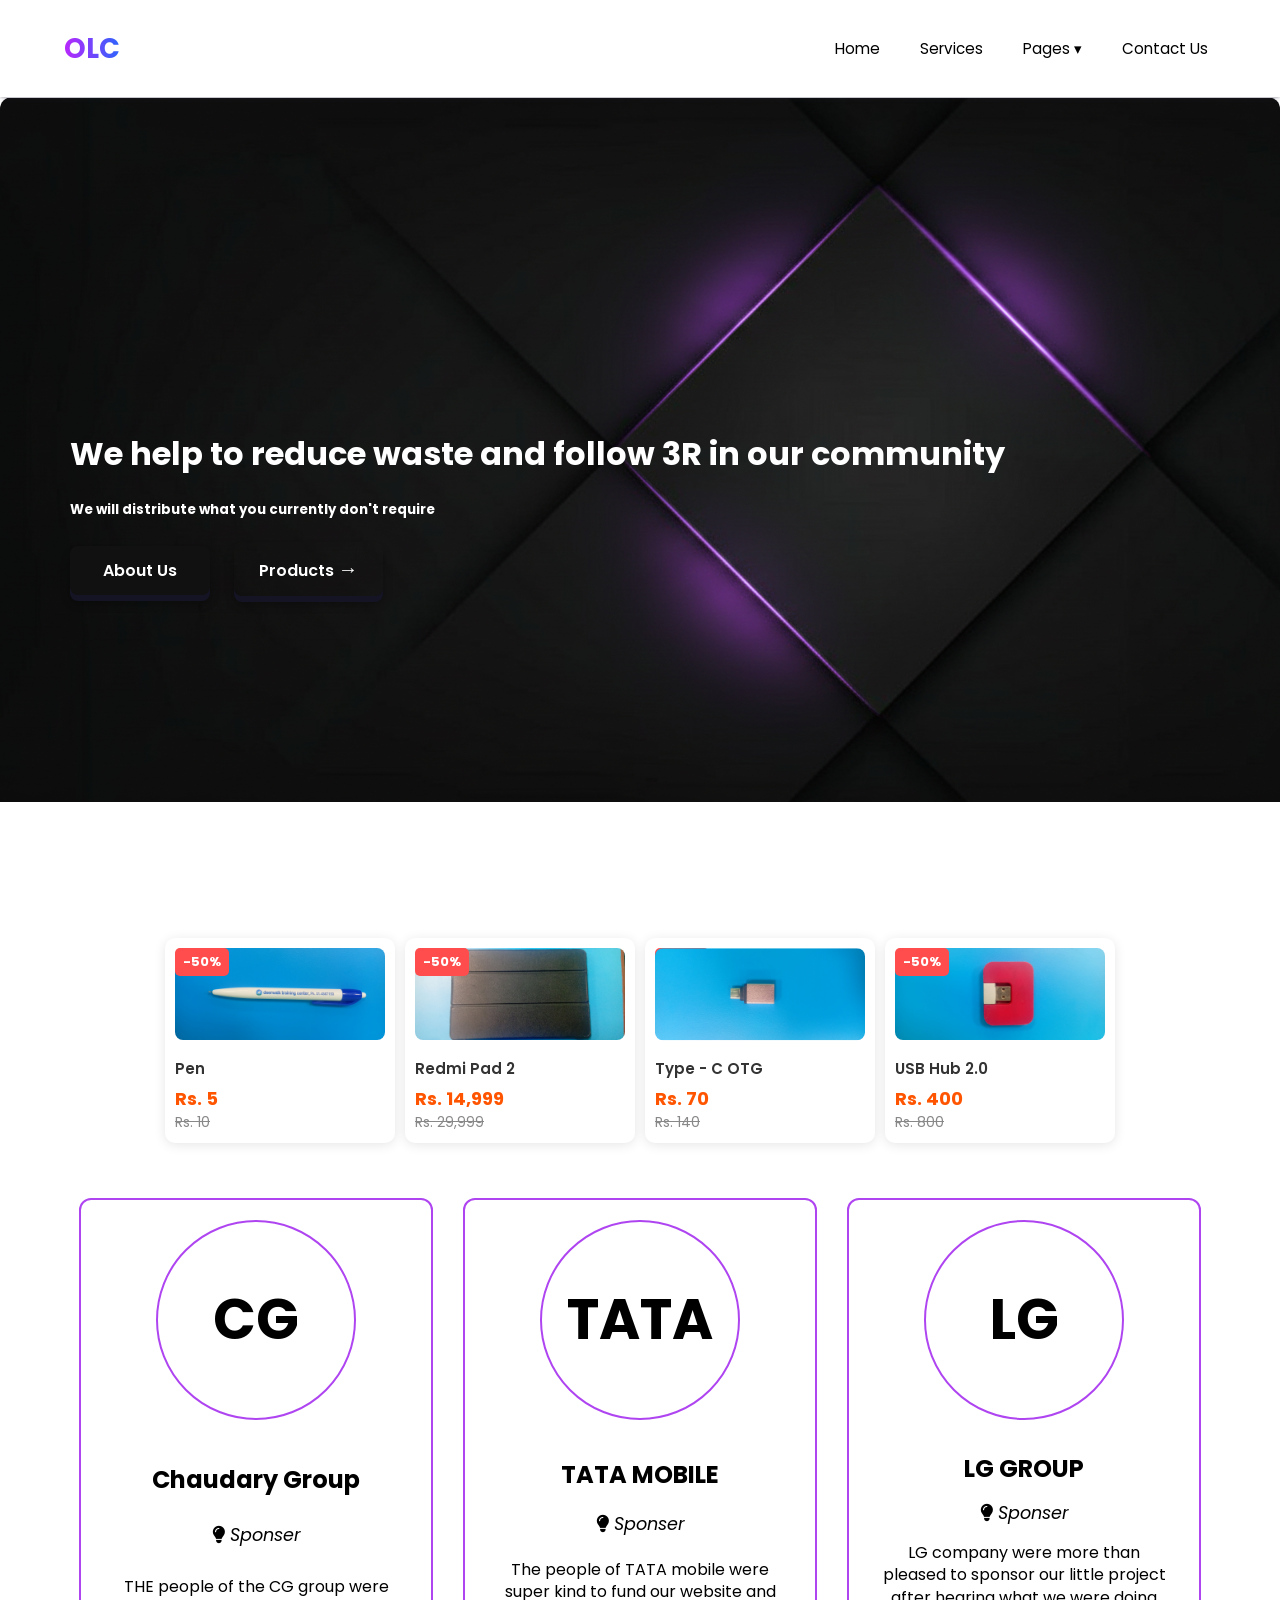
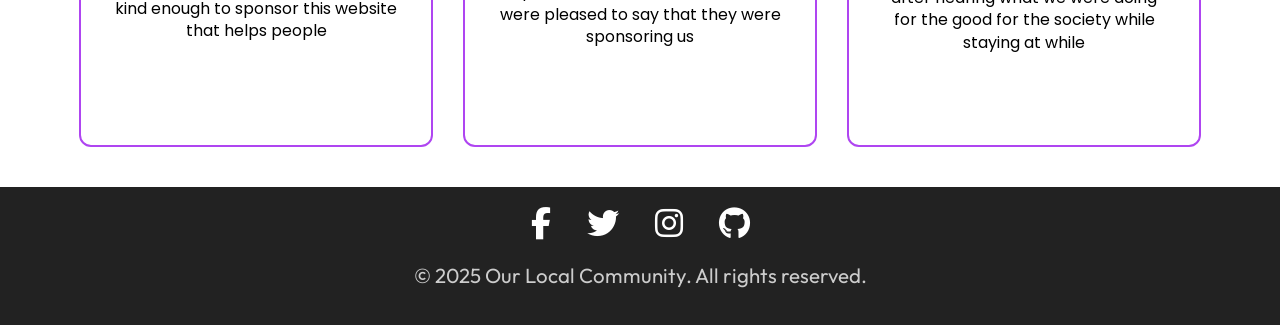
<file: index.html>
<!DOCTYPE html>
<html lang="en">
  <head>
    <meta charset="UTF-8">
    <meta name="viewport" content="width=device-width, initial-scale=1.0">
    <meta http-equiv="X-UA-Compatible" content="ie=edge">
    <link rel="shortcut icon" href="./images/download.png">
    <link rel="stylesheet" target="_blank" href="./style.css">
     <link rel="preconnect" href="https://fonts.googleapis.com">
    <link rel="preconnect" href="https://fonts.gstatic.com" crossorigin>
    <link href="https://fonts.googleapis.com/css2?family=Outfit:wght@100..900&display=swap" rel="stylesheet">
  <link rel="stylesheet" href="https://cdnjs.cloudflare.com/ajax/libs/font-awesome/6.4.0/css/all.min.css" />
  <link rel="stylesheet" href="style.css" />
  <link rel="icon" href="./images/download.png">
  </head>
  <body>
      <nav>
      <div class="logo">
        <h1>OLC</h1>
      </div>

      <ul class="desktop-menu">
        <li><a href="#home">Home</a></li>
        <li><a href="./services/services.html">Services</a></li>

        <li class="dropdown">
          <a href="#" class="dropdown-btn">Pages ▾</a>

          <ul class="dropdown-menu">
            <li><a href="./pages/FAQ/faq.html">FAQs</a></li>
            <li><a href="./pages/Sell/index.html">Sell Items</a></li>
          </ul>
        </li>

        <li><a href="./contact/contact.html">Contact Us</a></li>
      </ul>

      <div class="hamburger">
        <span class="line"></span>
        <span class="line"></span>
        <span class="line"></span>
      </div>
    </nav>

    <div class="menubar">
      <ul>
        <li><a href="#home">Home</a></li>
        <li><a href="./services/services.html">Services</a></li>
            <li><a href="./pages/FAQ/faq.html">FAQs</a></li>
            <li><a href="./pages/Sell/index.html">Sell Items</a>
        </li>

        <li><a href="./contact/contact.html">Contact Us</a></li>
      </ul>
    </div>

    <div class="home">
        <div id="home">
        <h1>We help to reduce waste and follow 3R in our community </h1>
        <h5>We will distribute what you currently don't require</h5>
        <a href="./about/index.html"><button type="button" class="btn border-anim">About Us <span></span></button></a>
        <a href="#products"><button type="button" class="btn border-anim" id="services-btn">Products <span style='font-size:20px;'>&#8594;</span> </button></a>
    </div>
    </div>
    
    <div class="products" id="products">
            <div class="sale-card">
            <div class="badge">-50%</div>

            <img src="./images/p1.jpg" alt="Product">

            <div class="info">
            <h3>Pen</h3>
            <p class="price">Rs. 5</p>
            <p class="old-price">Rs. 10</p>
            </div>
            </div>
        

            <div class="sale-card">
            <div class="badge">-50%</div>

            <img src="./images/p2.jpg" alt="Product">

            <div class="info">
            <h3>Redmi Pad 2</h3>
            <p class="price">Rs. 14,999</p>
            <p class="old-price">Rs. 29,999</p>
            </div>
            </div>

            <div class="sale-card">
            <div class="badge">-50%</div>

            <img src="./images/p3.jpg" alt="Product" id="product-3">

            <div class="info">
            <h3>Type - C OTG</h3>
            <p class="price">Rs. 70</p>
            <p class="old-price">Rs. 140</p>
            </div>
            </div>

            <div class="sale-card">
            <div class="badge">-50%</div>

            <img src="./images/p4.jpg" alt="Product">

            <div class="info">
            <h3>USB Hub 2.0</h3>
            <p class="price">Rs. 400</p>
            <p class="old-price">Rs. 800</p>
            </div>
            </div>
    </div>
    
    <div class="grid-container">
    <div class="card">
      <div class="avatar">CG</div>
      <h1>Chaudary Group</h1>
      <p class="title"><i class="fas fa-lightbulb"></i> Sponser</p>
      
      <p class="description">THE people of the CG group were kind enough to sponsor this website that helps people</p>
      <div class="social-links">
        <a href="#" aria-label="Facebook"><i class="fab fa-facebook-f"></i></a>
        <a href="#" aria-label="Instagram"><i class="fab fa-instagram"></i></a>
      </div>
    </div>
     <div class="card">
      <div class="avatar">TATA</div>
      <h1>TATA MOBILE</h1>
      <p class="title"><i class="fas fa-lightbulb"></i> Sponser</p>
      
      <p class="description">The people of TATA mobile were super kind to fund our website and were pleased to say that they were sponsoring us</p>
      <div class="social-links">
        <a href="#" aria-label="Facebook"><i class="fab fa-facebook-f"></i></a>
        <a href="#" aria-label="Instagram"><i class="fab fa-instagram"></i></a>
      </div>
    </div>

    <div class="card">
      <div class="avatar">LG</div>
      <h1>LG GROUP</h1>
      <p class="title"><i class="fas fa-lightbulb"></i> Sponser</p>
      
      <p class="description">LG company were more than pleased to sponsor our little project after hearing what we were doing for the good for the society while staying at while</p>
      <div class="social-links">
        <a href="#" aria-label="Facebook"><i class="fab fa-facebook-f"></i></a>
        <a href="#" aria-label="Instagram"><i class="fab fa-instagram"></i></a>
      </div>
    </div>

    </div>
 
    <footer>
        <div class="social-links">
            <a href="#" aria-label="Facebook" class="facebook"><i class="fab fa-facebook-f"></i></a>
            <a href="#" aria-label="Twitter" class="twitter"><i class="fab fa-twitter"></i></a>
            <a href="#" aria-label="Instagram" class="instagram"><i class="fab fa-instagram"></i></a>
            <a href="https://github.com/Model-MInds" aria-label="Github" class="github" target="_blank"><i class="fab fa-github"></i></a>
        </div>
        <p>© 2025 Our Local Community. All rights reserved.</p>
    </footer>
    <script src="script.js"></script>
  </body>
</html>
</file>
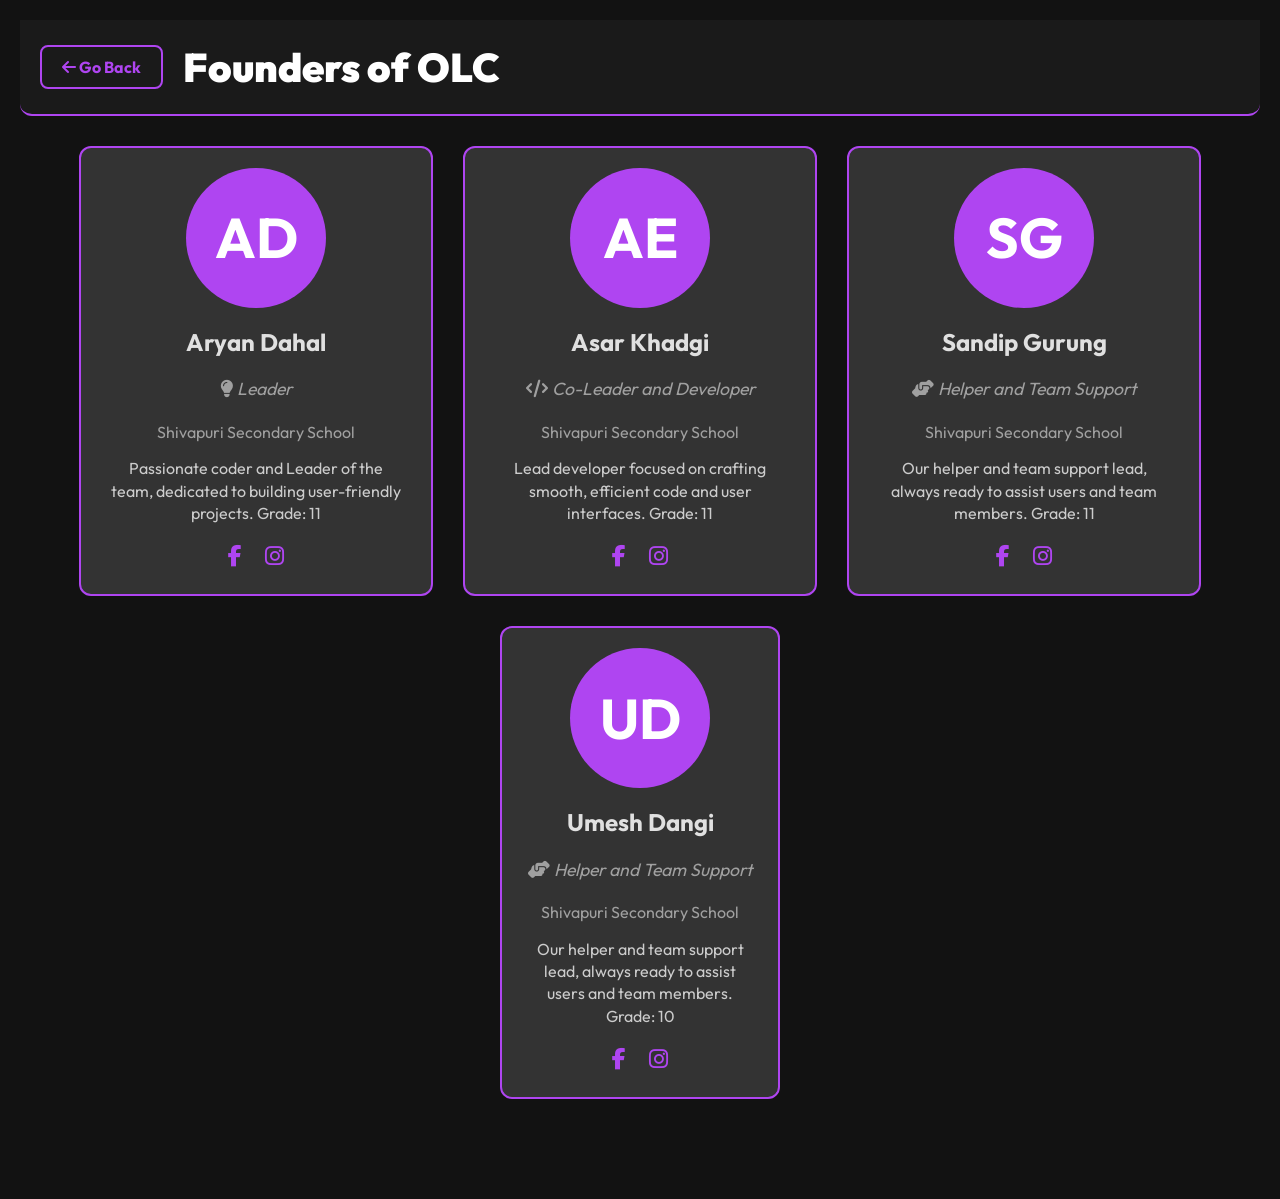
<file: about/index.html>
<!DOCTYPE html>
<html lang="en">
<head>
  <meta charset="UTF-8" />
  <meta name="viewport" content="width=device-width, initial-scale=1.0" />
  <title>About Us - OLC</title>
   <link rel="preconnect" href="https://fonts.googleapis.com">
    <link rel="preconnect" href="https://fonts.gstatic.com" crossorigin>
    <link href="https://fonts.googleapis.com/css2?family=Outfit:wght@100..900&display=swap" rel="stylesheet">
  <link rel="stylesheet" href="https://cdnjs.cloudflare.com/ajax/libs/font-awesome/6.4.0/css/all.min.css" />
  <link rel="stylesheet" href="style.css" />
  <link rel="icon" href="./images/download.png">
</head>
<body>
    <div class="header-container">
        <button type="button" class="go-back-btn" onclick="history.back()"><i class="fa fa-arrow-left"></i> Go Back</button>
        <h2 class="page-title">Founders of OLC</h2>
    </div>
  <div class="grid-container">
    
    <div class="card">
      <div class="avatar">AD</div>
      <h1>Aryan Dahal</h1>
      <p class="title"><i class="fas fa-lightbulb"></i> Leader</p>
      <p>Shivapuri Secondary School</p>
      <p class="description">Passionate coder and Leader of the team, dedicated to building user-friendly projects. Grade: 11</p>
      <div class="social-links">
        <a href="#" aria-label="Facebook"><i class="fab fa-facebook-f"></i></a>
        <a href="#" aria-label="Instagram"><i class="fab fa-instagram"></i></a>
      </div>
    </div>

    <div class="card">
      <div class="avatar">AE</div>
      <h1>Asar Khadgi</h1>
      <p class="title"><i class="fas fa-code"></i> Co-Leader and Developer</p>
      <p>Shivapuri Secondary School</p>
      <p class="description">Lead developer focused on crafting smooth, efficient code and user interfaces. Grade: 11</p>
      <div class="social-links">
        <a href="#" aria-label="Facebook"><i class="fab fa-facebook-f"></i></a>
        <a href="#" aria-label="Instagram"><i class="fab fa-instagram"></i></a>
      </div>
    </div>

    <div class="card">
      <div class="avatar">SG</div>
      <h1>Sandip Gurung</h1>
      <p class="title"><i class="fas fa-hands-helping"></i> Helper and Team Support</p>
      <p>Shivapuri Secondary School</p>
      <p class="description">Our helper and team support lead, always ready to assist users and team members. Grade: 11</p>
      <div class="social-links">
        <a href="#" aria-label="Facebook"><i class="fab fa-facebook-f"></i></a>
        <a href="#" aria-label="Instagram"><i class="fab fa-instagram"></i></a>
      </div>
    </div>

    <div class="bottom-row">
      <div class="card">
        <div class="avatar">UD</div>
        <h1>Umesh Dangi</h1>
        <p class="title"><i class="fas fa-hands-helping"></i> Helper and Team Support</p>
        <p>Shivapuri Secondary School</p>
        <p class="description">Our helper and team support lead, always ready to assist users and team members. Grade: 10</p>
        <div class="social-links">
          <a href="#" aria-label="Facebook"><i class="fab fa-facebook-f"></i></a>
          <a href="#" aria-label="Instagram"><i class="fab fa-instagram"></i></a>
        </div>
      </div>


  </div>

</body>
</html>
</file>
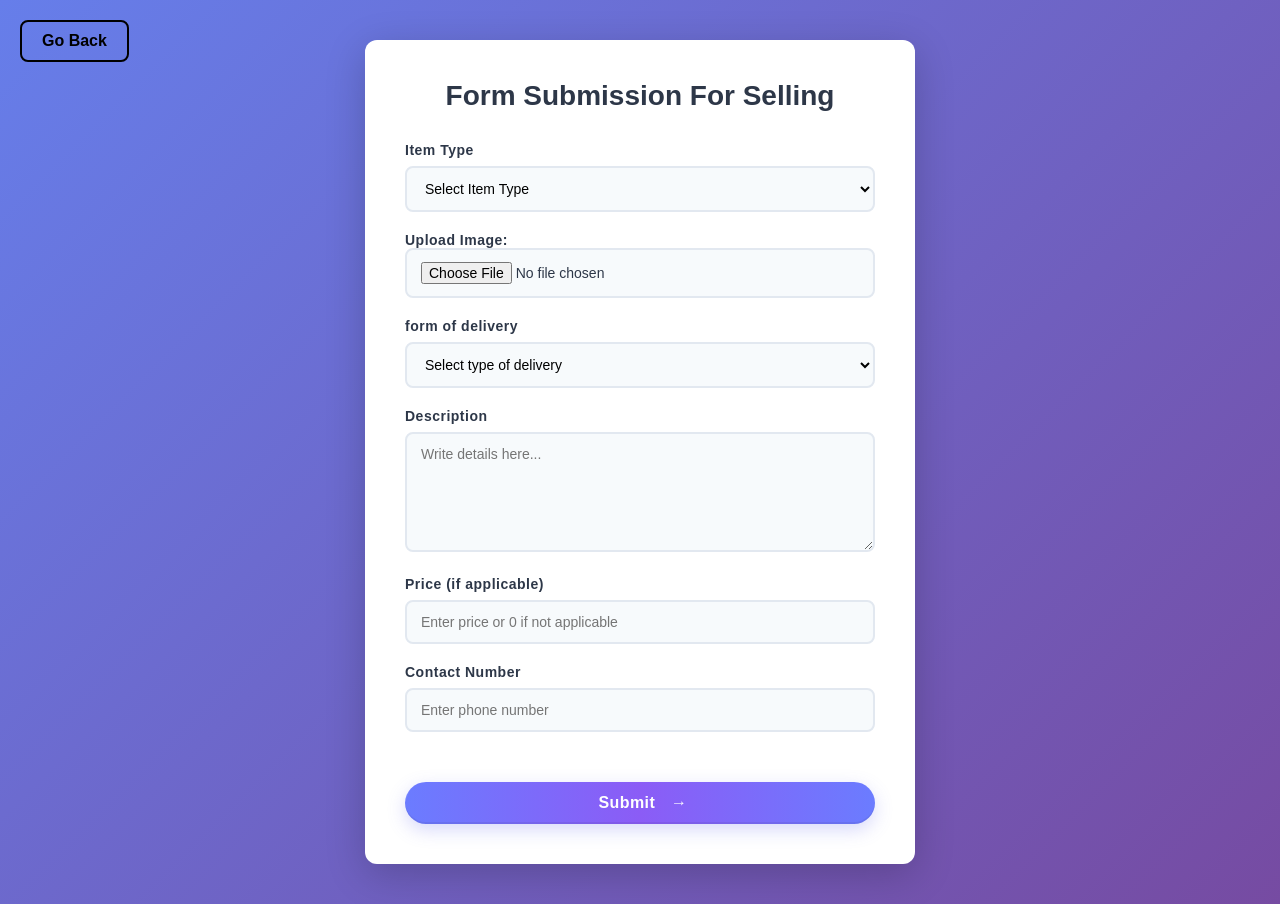
<file: pages/Sell/index.html>
<!DOCTYPE html>
<html lang="en">
<head>
  <meta charset="UTF-8">
  <meta name="viewport" content="width=device-width, initial-scale=1.0">
  <title>Sell Items - OLC</title>
  <link rel="preconnect" href="https://fonts.googleapis.com">
  <link rel="shortcut icon" href="../images/download.png">
  <link rel="stylesheet"href="style.css">
</head>
<body>
<button type="button" class="go-back-btn" onclick="history.back()"><i class="fa fa-arrow-left"></i> Go Back</button>

<div class="form-container">
  <h2>Form Submission For Selling</h2>

  <form>
 <div class="form-group">
      <label for="itemType">Item Type</label>
      <select id="itemType" required>
        <option value="item type">Select Item Type </option>
        <option>Mobile Phones</option>
        <option>Laptops</option>
        <option>Clothes - Men</option>
        <option>Clothes - Women</option>
        <option>Books</option>
         <option>Stationery</option>
      </select>
    </div>
    <div class="form-group">
<label for="image">
  Upload Image:
  <input type="file" id="image" accept="image/*" required>
</label>
    </div>
    <div class="form-group" >
         <label for="form of delivery">form of delivery</label>
         <select  id="form of delivery" required>
          <option value=""> Select type of delivery </option>
        <option>Free Delivery</option>
        <option>Paid Delivery</option> 
         </select>
    </div>

    <div class="form-group">
      <label for="description">Description</label>
      <textarea id="description" placeholder="Write details here..." required></textarea>
    </div>

    <div class="form-group">
      <label for="price">Price (if applicable)</label>
      <input type="number" id="price" placeholder="Enter price or 0 if not applicable">
    </div>

    <div class="form-group">
      <label for="contact">Contact Number</label>
      <input type="text" id="contact" placeholder="Enter phone number" required>
    </div>

    <button type="submit" class="submit">Submit</button>
  </form>
</div>

</body>
</html>
</file>
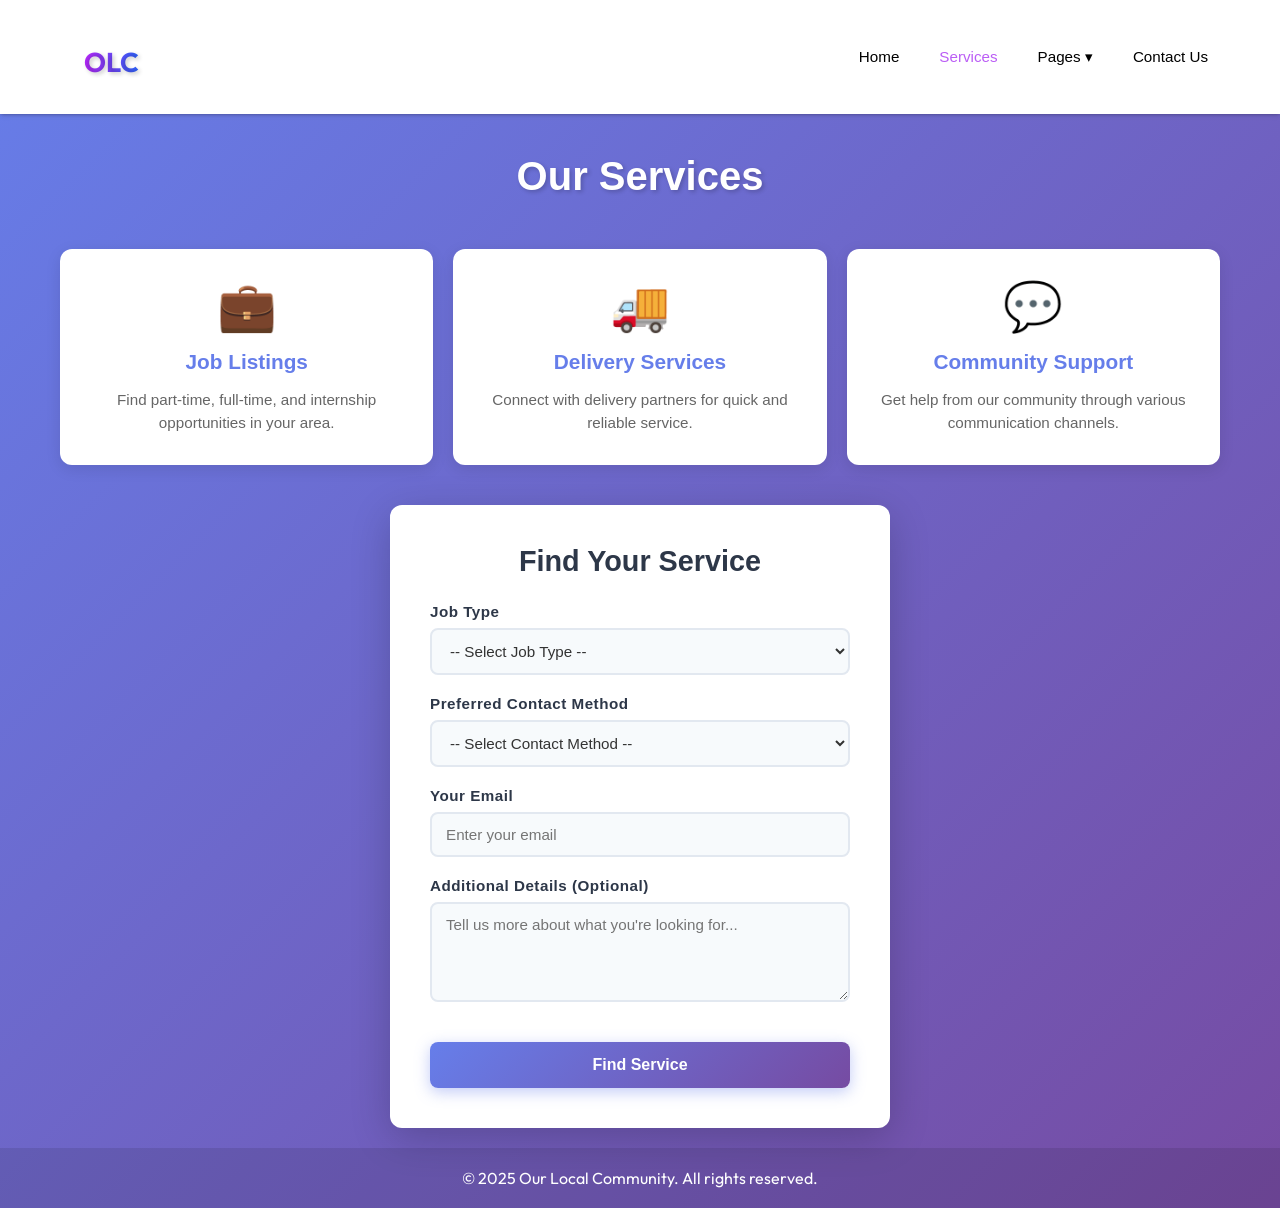
<file: services/services.html>
<!DOCTYPE html>
<html lang="en">
<head>
    <meta charset="UTF-8">
    <meta name="viewport" content="width=device-width, initial-scale=1.0">
    <title>Our Services</title>
    <link rel="stylesheet" href="./style.css">
    <link rel="shortcut icon" href="../images/download.png">
    <link rel="preconnect" href="https://fonts.googleapis.com">
    <link rel="preconnect" href="https://fonts.gstatic.com" crossorigin>
    <link href="https://fonts.googleapis.com/css2?family=Outfit:wght@100..900&display=swap" rel="stylesheet">
    <link rel="stylesheet" href="https://cdnjs.cloudflare.com/ajax/libs/font-awesome/6.4.0/css/all.min.css" />    <link rel="stylesheet" href="https://cdnjs.cloudflare.com/ajax/libs/font-awesome/6.4.0/css/all.min.css" />

</head>
<body>
    <nav>
      <div class="logo">
        <h1>OLC</h1>
      </div>

      <ul class="desktop-menu">
        <li><a href="../index.html">Home</a></li>
        <li><a href="#" style="color: #bb5ef5">Services</a></li>

        <li class="dropdown">
          <a href="#" class="dropdown-btn">Pages ▾</a>

          <ul class="dropdown-menu">
            <li><a href="../pages/FAQ/faq.html">FAQs</a></li>
            <li><a href="../pages/Sell/index.html">Sell Items</a></li>
          </ul>
        </li>

        <li><a href="../contact/contact.html">Contact Us</a></li>
      </ul>

      <button id="menu-btn" class="menu-btn">
        <i class="fas fa-bars"></i>
    </button>
    </nav>

    <div class="menubar">
      <ul>
        <li><a href="../index.html">Home</a></li>
        <li><a href="#" style="color: #bb5ef5">Services</a></li>
            <li><a href="../pages/FAQ/faq.html">FAQs</a></li>
            <li><a href="../pages/Sell/index.html">Sell Items</a></li>
          </ul>
        </li>
        <li><a href="../contact/contact.html">Contact Us</a></li>
      </ul>
    </div>

    <h1>Our Services</h1>
    
    <div class="services-container">
        <div class="services-grid">
            <div class="service-card">
                <div class="service-icon">💼</div>
                <h3>Job Listings</h3>
                <p>Find part-time, full-time, and internship opportunities in your area.</p>
            </div>
            <div class="service-card">
                <div class="service-icon">🚚</div>
                <h3>Delivery Services</h3>
                <p>Connect with delivery partners for quick and reliable service.</p>
            </div>
            <div class="service-card">
                <div class="service-icon">💬</div>
                <h3>Community Support</h3>
                <p>Get help from our community through various communication channels.</p>
            </div>
        </div>

        <form id="services-form" class="services-form">
            <h2>Find Your Service</h2>
            
            <div class="form-group">
                <label for="job-type">Job Type</label>
                <select id="job-type" required>
                    <option value="">-- Select Job Type --</option>
                    <option value="part-time">Part-Time</option>
                    <option value="full-time">Full-Time</option>
                    <option value="internship">Internship</option>
                </select>
            </div>
        
            <div class="form-group">
                <label for="contact-method">Preferred Contact Method</label>
                <select id="contact-method" required>
                    <option value="">-- Select Contact Method --</option>
                    <option value="email">Email</option>
                    <option value="phone">Phone</option>
                    <option value="in-person">In-Person</option>
                </select>
            </div>

            <div class="form-group">
                <label for="email">Your Email</label>
                <input type="email" id="email" placeholder="Enter your email" required>
            </div>

            <div class="form-group">
                <label for="message">Additional Details (Optional)</label>
                <textarea id="message" placeholder="Tell us more about what you're looking for..." rows="4"></textarea>
            </div>

            <button type="submit" class="btn-submit">Find Service</button>
            <div id="form-message" class="form-message"></div>
        </form>
    </div>

    <footer class="footer">
        <p>&copy; 2025 Our Local Community. All rights reserved.</p>
    </footer>
    <script>
        const mobileNav = document.querySelector(".hamburger");
        const navbar = document.querySelector(".menubar");

        mobileNav.addEventListener("click", () => {
          navbar.classList.toggle("active");
        });

        const mobileDropdownBtn = document.querySelector(".mobile-dropdown-btn");
        const mobileDropdown = document.querySelector(".mobile-dropdown");

        mobileDropdownBtn.addEventListener("click", () => {
          mobileDropdown.classList.toggle("dropdown-open");
        });

    </script>
</body>
</html>
</file>
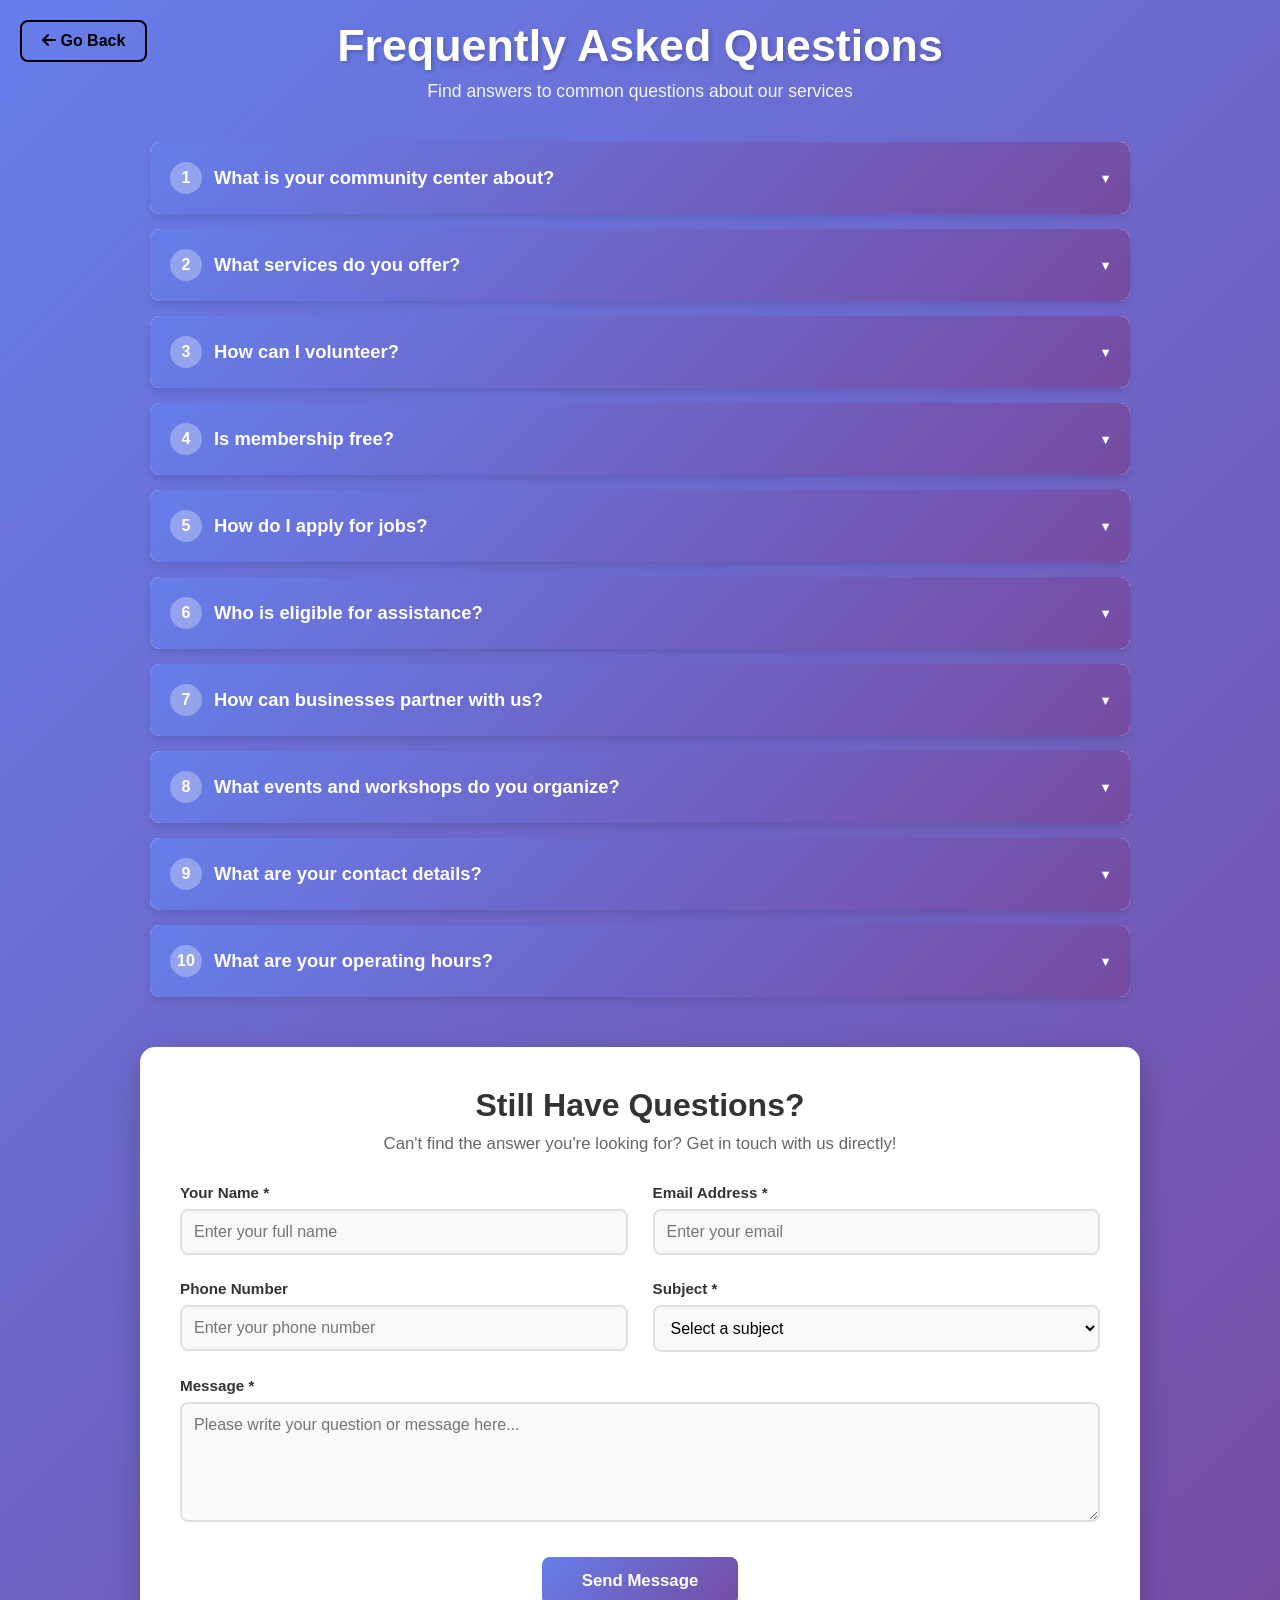
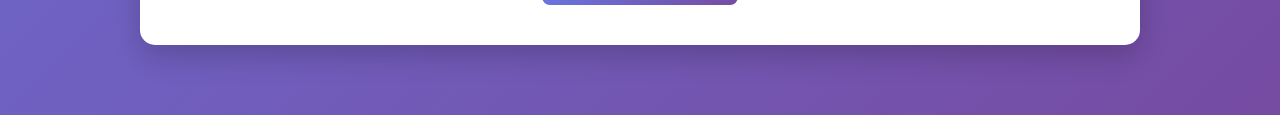
<file: pages/FAQ/faq.html>
<!DOCTYPE html>
<html lang="en">
<head>
<meta charset="UTF-8">
<meta name="viewport" content="width=device-width, initial-scale=1.0">
<link rel="stylesheet" href="https://cdnjs.cloudflare.com/ajax/libs/font-awesome/6.4.0/css/all.min.css" />
<title>FAQ - OLC</title>
<link rel="shortcut icon" href="../images/download.png">
<link rel="stylesheet" href="./faq.css">
</head>
<body>

<button type="button" class="go-back-btn" onclick="history.back()"><i class="fa fa-arrow-left"></i> Go Back</button>

<header class="header">
    <h1>Frequently Asked Questions</h1>
    <p class="subtitle">Find answers to common questions about our services</p>
</header>


<div class="Faq-container">
    <div class="Faq-item">
        <input type="checkbox" id="Faq1">
        <label class="Faq-question" for="Faq1"><span class="question-number">1</span> What is your community center about?</label>
        <div class="Faq-answer">
            <p>Our community center is dedicated to empowering local residents through education, employment, and social support programs. We provide skill development, job placement assistance, and community welfare initiatives to ensure everyone has access to opportunities for a better future.</p>
        </div>
    </div>
    <div class="Faq-item">
        <input type="checkbox" id="Faq2">
        <label class="Faq-question" for="Faq2"><span class="question-number">2</span> What services do you offer?</label>
        <div class="Faq-answer">
            <p>We provide a comprehensive range of services including: job placement and employment assistance, skill development workshops, vocational training, educational support for disadvantaged groups, community welfare programs, and environmental initiatives. Our goal is to create sustainable economic and social development in the community.</p>
        </div>
    </div>
    <div class="Faq-item">
        <input type="checkbox" id="Faq3">
        <label class="Faq-question" for="Faq3"><span class="question-number">3</span> How can I volunteer?</label>
        <div class="Faq-answer">
            <p>We welcome volunteers of all backgrounds! You can register through our online volunteer form or visit us in person. Whether you have professional skills or simply want to contribute your time, there's a role for you. We offer flexible volunteering options and provide training as needed.</p>
        </div>
    </div>
    <div class="Faq-item">
        <input type="checkbox" id="Faq4">
        <label class="Faq-question" for="Faq4"><span class="question-number">4</span> Is membership free?</label>
        <div class="Faq-answer">
            <p>Yes! Joining our community center is completely free. There are no membership fees for individuals seeking assistance or wishing to volunteer. We believe community support should be accessible to all.</p>
        </div>
    </div>
    <div class="Faq-item">
        <input type="checkbox" id="Faq5">
        <label class="Faq-question" for="Faq5"><span class="question-number">5</span> How do I apply for jobs?</label>
        <div class="Faq-answer">
            <p>Browse our job listings on the website or visit our center. Fill out the application form with your details and qualifications. We'll review your application and contact you with suitable opportunities. Our team also provides resume assistance and interview coaching.</p>
        </div>
    </div>
    <div class="Faq-item">
        <input type="checkbox" id="Faq6">
        <label class="Faq-question" for="Faq6"><span class="question-number">6</span> Who is eligible for assistance?</label>
        <div class="Faq-answer">
            <p>Our assistance programs are available to anyone in need, including low-income families, unemployed individuals, students, seniors, and persons with disabilities. We assess needs on a case-by-case basis. If you're struggling, don't hesitate to reach out—we're here to help.</p>
        </div>
    </div>
    <div class="Faq-item">
        <input type="checkbox" id="Faq7">
        <label class="Faq-question" for="Faq7"><span class="question-number">7</span> How can businesses partner with us?</label>
        <div class="Faq-answer">
            <p>Businesses can contribute in multiple ways: financial donations, product sponsorships, in-kind donations (food, clothing, equipment), providing internships or job opportunities, or offering specialized training programs. Your contributions make a direct impact on our community's wellbeing. Contact us to discuss partnership opportunities.</p>
        </div>
    </div>
    <div class="Faq-item">
        <input type="checkbox" id="Faq8">
        <label class="Faq-question" for="Faq8"><span class="question-number">8</span> What events and workshops do you organize?</label>
        <div class="Faq-answer">
            <p>We host regular workshops covering topics like digital literacy, business skills, health and wellness, parenting support, and environmental awareness. We also organize community events, awareness campaigns, and skill-development sessions. Check our events calendar for upcoming programs and registration details.</p>
        </div>
    </div>
    <div class="Faq-item">
        <input type="checkbox" id="Faq9">
        <label class="Faq-question" for="Faq9"><span class="question-number">9</span> What are your contact details?</label>
        <div class="Faq-answer">
            <p>You can reach us via email, phone, or in person. Use the contact form below to send us a message, and we'll respond within 24 hours. You can also visit our center during working hours for direct assistance.</p>
        </div>
    </div>
    <div class="Faq-item">
        <input type="checkbox" id="Faq10">
        <label class="Faq-question" for="Faq10"><span class="question-number">10</span> What are your operating hours?</label>
        <div class="Faq-answer">
            <p>We're open Monday to Friday from 9:00 AM to 6:00 PM, Saturday from 10:00 AM to 4:00 PM, and closed on Sundays (except for special events). Call ahead to confirm hours or to schedule an appointment.</p>
        </div>
    </div>

</div>

<section class="contact-section">
  <h2>Still Have Questions?</h2>
  <p>Can't find the answer you're looking for? Get in touch with us directly!</p>
  
  <form class="contact-form">
    <div class="form-group">
      <label for="name">Your Name *</label>
      <input type="text" id="name" name="name" placeholder="Enter your full name" required>
    </div>
    
    <div class="form-group">
      <label for="email">Email Address *</label>
      <input type="email" id="email" name="email" placeholder="Enter your email" required>
    </div>
    
    <div class="form-group">
      <label for="phone">Phone Number</label>
      <input type="tel" id="phone" name="phone" placeholder="Enter your phone number">
    </div>
    
    <div class="form-group">
      <label for="subject">Subject *</label>
      <select id="subject" name="subject" required>
        <option value="">Select a subject</option>
        <option value="job-inquiry">Job Inquiry</option>
        <option value="volunteer">Volunteer Information</option>
        <option value="assistance">Assistance Request</option>
        <option value="partnership">Business Partnership</option>
        <option value="feedback">Feedback/Suggestion</option>
        <option value="other">Other</option>
      </select>
    </div>
    
    <div class="form-group">
      <label for="message">Message *</label>
      <textarea id="message" name="message" placeholder="Please write your question or message here..." rows="5" required></textarea>
    </div>
    
    <button type="submit" class="submit-btn">Send Message</button>
  </form>
</section>

</body>
</html>
</file>
<file: style.css>
@import url("https://fonts.googleapis.com/css2?family=Poppins:ital,wght@0,300;0,400;0,500;0,600;0,700;1,300;1,400;1,500;1,600;1,700&display=swap");

* {
  box-sizing: border-box;
  scroll-behavior: smooth;
  -webkit-font-smoothing: antialiased;
  -moz-osx-font-smoothing: grayscale;
}

body {
  padding: 0;
  margin: 0;
  font-family: "Poppins", sans-serif;
}

nav {
  padding: 5px 5%;
  display: flex;
  justify-content: space-between;
  align-items: center;
  box-shadow: rgba(50, 50, 93, 0.25) 0px 2px 5px -1px,
    rgba(0, 0, 0, 0.3) 0px 1px 3px -1px;
  z-index: 10;
  position: sticky;
}

nav .logo {
  display: flex;
  align-items: center;
}

nav .logo h1 {
  font-size: 1.7rem;
  background: linear-gradient(to right, #b927fc 0%, #2c64fc 100%);
  -webkit-background-clip: text;
  background-clip: text;
  -webkit-text-fill-color: transparent;
}

nav ul.desktop-menu {
  list-style: none;
  display: flex;
}
nav ul.desktop-menu li {
  margin-left: 1.5rem;
}
nav ul.desktop-menu li a {
  text-decoration: none;
  color: #000;
  font-size: 95%;
  font-weight: 400;
  padding: 4px 8px;
  border-radius: 5px;
}
nav ul.desktop-menu li a:hover {
  background-color: #f5f5f5;
}

.hamburger {
  display: none;
  cursor: pointer;
}
.hamburger .line {
  width: 25px;
  height: 1px;
  background-color: #1f1f1f;
  display: block;
  margin: 7px auto;
  transition: 0.3s ease;
}

.hamburger-active {
  transform: rotate(45deg);
}
.hamburger-active .line:nth-child(2) {
  width: 0;
}
.hamburger-active .line:nth-child(1) {
  transform: translateY(12px);
}
.hamburger-active .line:nth-child(3) {
  transform: translateY(-5px) rotate(90deg);
}

.menubar {
  position: absolute;
  top: 0;
  left: -60%;
  width: 60%;
  height: 100vh;
  background: #fff;
  transition: 0.4s ease;
  padding: 20% 0;
  z-index: 9;
}
.menubar.active {
  left: 0;
}

.menubar ul {
  list-style: none;
  padding: 0;
}
.menubar ul li {
  margin-bottom: 32px;
}
.menubar ul li a {
  text-decoration: none;
  color: #000;
  font-size: 95%;
  padding: 5px 10px;
  border-radius: 5px;
}

.dropdown {
  position: relative;
}

.dropdown-menu {
  position: absolute;
  top: 120%;
  left: 0;
  background: #fff;
  padding: 10px 0;
  min-width: 160px;
  list-style: none;
  border-radius: 6px;
  box-shadow: 0 4px 15px rgba(0, 0, 0, 0.1);
  opacity: 0;
  pointer-events: none;
  transition: 0.3s ease;
}

.dropdown-menu li {
  padding: 5px 15px;
}
.dropdown-menu li a {
  color: #000;
}

nav ul.desktop-menu .dropdown:hover .dropdown-menu {
  opacity: 1;
  pointer-events: auto;
  top: 100%;
}

@media screen and (max-width: 700px) {
  nav ul.desktop-menu {
    display: none;
  }

  .hamburger {
    display: block;
  }

  .dropdown-menu {
    position: static;
    opacity: 1;
    pointer-events: auto;
    display: none;
    box-shadow: none;
    padding-left: 20px;
  }

  .dropdown-open .dropdown-menu {
    display: block !important;
  }
}


.home {
  display: flex;
  flex-direction: column;
  justify-content: center;
  height: 90vh;
  background-image: url("./images/background.png");
  background-position: center;
  background-repeat: no-repeat;
  background-attachment: fixed;
  color: white;
  text-align: left;
  padding: 20px;
  border-radius: 12px;
}

#home{
  display: inline-block;
  flex-direction: column;
  justify-content: center;
  margin-left: 50px;
  
}

.btn {
  position: relative;
  padding: 12px 24px;
  border: 2px solid black;
  font-family: "Poppins", sans-serif;
  font-weight: 600;
  font-size: 16px;
  border-radius: 8px;
  cursor: pointer;
  transition: all 0.3s ease;
  overflow: hidden;
  margin-right: 20px;
  min-width: 140px;
}

.border-anim {
  color: white;
  box-shadow: 0 6px 0 #141424, 0 8px 10px rgba(0, 0, 0, 0.3);
  transform: translateY(0);
}

.border-anim:hover {
  transform: translateY(-4px);
  box-shadow: 0 10px 0 #141424, 0 14px 20px rgba(0, 0, 0, 0.3);
}

.border-anim:active {
  transform: translateY(2px);
  box-shadow: 0 2px 0 #141424, 0 4px 8px rgba(0, 0, 0, 0.3);
}

.border-anim {
  position: relative;
  padding: 12px 25px;
  background: #111;
  border: none;
  cursor: pointer;
  overflow: hidden;
}

.border-anim::before,
.border-anim::after,
.border-anim span::before,
.border-anim span::after {
  content: "";
  position: absolute;
  background: #bb5ef5;
  transition: 0.3s;
}

.border-anim::before {
  height: 3px;
  width: 0%;
  top: 0;
  left: 0;
  transition: width 0.25s ease;
}

.border-anim::after {
  width: 3px;
  height: 0%;
  right: 0;
  top: 0;
  transition: height 0.25s ease 0.25s;
}

.border-anim span::before {
  height: 3px;
  width: 0%;
  bottom: 0;
  right: 0;
  transition: width 0.25s ease 0.5s;
}

.border-anim span::after {
  width: 3px;
  height: 0%;
  left: 0;
  bottom: 0;
  transition: height 0.25s ease 0.75s;
}

.border-anim:hover::before {
  width: 100%;
}
.border-anim:hover::after {
  height: 100%;
}
.border-anim:hover span::before {
  width: 100%;
}
.border-anim:hover span::after {
  height: 100%;
}

#services-btn{
  background: transparent;
}

.products{
  margin-top: 2vw;
  display: flex;
  justify-content: center;
  align-items: center;
}

#product-3{
  rotate: calc(180deg);
}

.sale-card {
    width: 230px;
    background: #fff;
    border-radius: 10px;
    overflow: hidden;
    box-shadow: 0 2px 12px rgba(0,0,0,0.1);
    padding: 10px;
    position: relative;
    transition: transform 0.25s ease, box-shadow 0.25s ease;
    cursor: pointer;
    margin: 5px;
}

.sale-card:hover {
    transform: translateY(-2px);
    box-shadow: 0 4px 18px rgba(0,0,0,0.15);
}
.sale-card img {
    width: 100%;
    border-radius: 8px;
    transition: transform 0.25s ease;
}

.badge {
    position: absolute;
    top: 10px;
    left: 10px;
    background: #ff4d4d;
    color: #fff;
    padding: 4px 8px;
    border-radius: 5px;
    font-size: 13px;
    font-weight: bold;
}

.info h3 {
    font-size: 15px;
    margin: 10px 0 5px;
    font-weight: 600;
    color: #333;
}

.price {
    font-size: 18px;
    color: #ff5500;
    font-weight: bold;
    margin: 0;
}

.old-price {
    font-size: 14px;
    color: #888;
    text-decoration: line-through;
    margin: 0;
}

.grid-container {
  display: flex;
  flex-wrap: wrap;
  justify-content: center;
  gap: 30px;
  max-width: 1200px;
  margin-top: 500x;
  margin: 0 auto 40px auto;
  padding: 0 10px;
}

.avatar {
  width: 200px;
  height: 200px;
  border: 2px solid #af45f1;
  border-radius: 50%;
  background-color: transparent;
  color: #000000;
  font-size: 56px;
  font-weight: 700;
  display: flex;
  justify-content: center;
  align-items: center;
  margin-bottom: 15px;
  user-select: none;
}

.card {
  border: 2px solid #af45f1;
  border-radius: 12px;
  padding: 20px;
  text-align: center;
  color: #000000;
  display: flex;
  flex-direction: column;
  align-items: center;
  transition: transform 0.3s ease;
  min-height: 420px;
  margin-top: 50px;
  box-sizing: border-box;
  justify-content: space-between;
  width: 30%;
  min-width: 280px;
}

.card:hover {
  transform: translateY(-5px);
}

.card h1 {
  font-size: 1.5rem;
  margin-bottom: 8px;
  font-weight: 700;
}

.card .title {
  font-size: 1.1rem;
  font-style: italic;
  color: #000000;
  margin-bottom: 10px;
}

.card .description {
  font-size: 1rem;
  color: #000000;
  margin-bottom: 15px;
  line-height: 1.4;
  padding: 0 10px;
}

.card p {
  color: #000000;
  margin: 6px 0;
}

footer {
    font-family: 'Outfit', sans-serif;
    font-size: 1.28rem;
    color: #333;
    text-align: center;
    padding: 1rem;
    margin-top: 2rem;
    background: #222;
    color: #ccc;
    text-align: center;
    padding: 1rem;
    margin-top: 2rem;
}

.social-links {
    margin-bottom: 0.5rem;
}

.social-links a {
    color: #ffffff;
    margin: 0 1rem;
    font-size: 2rem;
    transition: color 0.3s ease;
}

.facebook:hover {
    color: #3066db;
}

.github:hover {
    color: #4e4d4d;
}

.instagram:hover {
    color: #d31554;
}

.twitter:hover {
    color: #099dfa;
}
</file>
<file: about/style.css>
* {
  box-sizing: border-box;
  margin: 0;
  padding: 0;
}

body {
  background-color: #121212;
  color: #e0e0e0;
  font-family: 'Outfit', sans-serif;
  line-height: 1.6;
  padding: 20px;
}

.header-container {
  display: flex;
  align-items: center;
  justify-content: space-between;
  background-color: #1a1a1a;
  padding: 15px 20px;
  border-bottom: 2px solid #af45f1;
  border-radius: 0 0 12px 12px;
  margin-bottom: 30px;
}

.go-back-btn {
  background-color: transparent;
  border: 2px solid #af45f1;
  color: #af45f1;
  font-family: 'Outfit', sans-serif;
  font-weight: 700;
  font-size: 16px;
  padding: 10px 20px;
  border-radius: 8px;
  cursor: pointer;
  text-decoration: none;
  transition: background-color 0.3s ease, color 0.3s ease;
}

.go-back-btn:hover {
  background-color: #af45f1;
  color: #121212;
}

.page-title {
  flex: 1 1 auto;
  text-align: left;
  font-size: 2.5rem;
  font-weight: 900;
  color: #ffffff;
  margin: 0 0 0 20px;
}

.grid-container {
  display: flex;
  flex-wrap: wrap;
  justify-content: center;
  gap: 30px;
  max-width: 1200px;
  margin: 0 auto 40px auto;
  padding: 0 10px;
}

.bottom-row {
  display: flex;
  flex-wrap: wrap;
  justify-content: center;
  gap: 30px;
  max-width: 1200px;
  margin: 0 auto 40px auto;
  padding: 0 10px;
}

.card {
  background-color: #333;
  border: 2px solid #af45f1;
  border-radius: 12px;
  padding: 20px;
  text-align: center;
  color: #e0e0e0;
  display: flex;
  flex-direction: column;
  align-items: center;
  transition: transform 0.3s ease;
  min-height: 420px;
  box-sizing: border-box;
  justify-content: space-between;
  width: 30%;
  min-width: 280px;
}

.card:hover {
  transform: translateY(-5px);
}

.avatar {
  width: 140px;
  height: 140px;
  border-radius: 50%;
  background-color: #af45f1;
  color: #fff;
  font-size: 56px;
  font-weight: 700;
  display: flex;
  justify-content: center;
  align-items: center;
  margin-bottom: 15px;
  user-select: none;
}

.card h1 {
  font-size: 1.5rem;
  margin-bottom: 8px;
  font-weight: 700;
}

.card .title {
  font-size: 1.1rem;
  font-style: italic;
  color: #a0a0a0;
  margin-bottom: 10px;
}

.card .description {
  font-size: 1rem;
  color: #ccc;
  margin-bottom: 15px;
  line-height: 1.4;
  padding: 0 10px;
}

.card p {
  color: #a0a0a0;
  margin: 6px 0;
}

.social-links {
  margin-top: auto;
}

.social-links a {
  color: #af45f1;
  font-size: 22px;
  margin: 0 10px;
  text-decoration: none;
  transition: color 0.3s ease;
}

.social-links a:hover {
  color: #9d3ed8;
}

@media (max-width: 900px) {
  .card {
    width: 45%;
    min-width: 280px;
  }
  .page-title {
    font-size: 2rem;
  }
  .avatar {
    width: 120px;
    height: 120px;
    font-size: 48px;
  }
  .card h1 {
    font-size: 1.3rem;
  }
  .card .title {
    font-size: 1rem;
  }
}

@media (max-width: 600px) {
  body {
    padding: 10px;
  }
  .header-container {
    flex-direction: row;
    align-items: center;
    padding: 15px 10px;
  }
  .go-back-btn {
    width: auto;
    max-width: none;
    margin-bottom: 0;
    font-size: 16px;
  }
  .page-title {
    font-size: 1.75rem;
    text-align: left;
    margin-left: 15px;
  }
  .card {
    width: 100%;
    min-width: auto;
    padding: 15px;
    min-height: auto;
  }
  .avatar {
    width: 100px;
    height: 100px;
    font-size: 40px;
  }
  .card h1 {
    font-size: 1.1rem;
  }
  .card .title,
  .card .description,
  .card p {
    font-size: 0.9rem;
  }
  .social-links a {
    font-size: 18px;
    margin: 0 8px;
  }
}

@media (max-width: 400px) {
  .page-title {
    font-size: 1.5rem;
  }
  .go-back-btn {
    font-size: 14px;
    padding: 8px 16px;
  }
  .avatar {
    width: 80px;
    height: 80px;
    font-size: 32px;
  }
  .card h1 {
    font-size: 1rem;
  }
  .card .title,
  .card .description,
  .card p {
    font-size: 0.8rem;
  }
  .social-links a {
    font-size: 16px;
    margin: 0 6px;
  }
}
</file>
<file: pages/Sell/style.css>
* {
  margin: 0;
  padding: 0;
  box-sizing: border-box;
}

body {
  font-family: 'Segoe UI', Tahoma, Geneva, Verdana, sans-serif;
  background: linear-gradient(135deg, #667eea 0%, #764ba2 100%);
  padding: 40px 20px;
  min-height: 100vh;
}

.go-back-btn {
  top: 20px;
  position: fixed;
  left: 20px;
  z-index: 1000;
  background-color: transparent;
  border: 2px solid #000000;
  color: #000000;
  font-family: 'Outfit', sans-serif;
  font-weight: 700;
  font-size: 16px;
  padding: 10px 20px;
  border-radius: 8px;
  cursor: pointer;
  transition: 0.3s ease;
}

.go-back-btn:hover {
  background:#b927fc;
  color: #121212;
  transition: background 0.5s ease;
}

.form-container {
  max-width: 550px;
  margin: auto;
  background: white;
  padding: 40px;
  border-radius: 12px;
  box-shadow: 0 10px 40px rgba(0, 0, 0, 0.2);
}

h2 {
  text-align: center;
  margin-bottom: 30px;
  color: #2d3748;
  font-size: 28px;
  font-weight: 600;
}

.form-group {
  margin-bottom: 20px;
}

label {
  font-weight: 600;
  display: block;
  margin-bottom: 8px;
  color: #2d3748;
  font-size: 14px;
  letter-spacing: 0.5px;
}

input, select, textarea {
  width: 100%;
  padding: 12px 14px;
  border: 2px solid #e2e8f0;
  border-radius: 8px;
  font-size: 14px;
  transition: all 0.3s ease;
  font-family: inherit;
  background-color: #f7fafc;
}

#sell{
  font-size: 24px;
  font-weight: bold;
  color: #4a5568;
  margin-bottom: 20px;
}
input:focus, select:focus, textarea:focus {
  outline: none;
  border-color: #667eea;
  background-color: white;
  box-shadow: 0 0 0 3px rgba(102, 126, 234, 0.1);
}
textarea {
  resize: vertical;
  min-height: 120px;
}
.submit {
  display: inline-flex;
  align-items: center;
  justify-content: center;
  gap: 10px;
  width: 100%;
  padding: 12px 18px;
  background: linear-gradient(90deg, #6b7cff 0%, #8b5cf6 50%, #6b7cff 100%);
  color: #ffffff;
  border: none;
  border-radius: 999px;
  font-size: 16px;
  font-weight: 700;
  letter-spacing: 0.4px;
  margin-top: 30px;
  cursor: pointer;
  transition: transform .18s ease, box-shadow .18s ease;
  box-shadow: 0 6px 18px rgba(99, 102, 241, 0.25), inset 0 -2px 0 rgba(0,0,0,0.06);
  position: relative;
  overflow: hidden;
}

.submit::before {
  content: '';
  position: absolute;
  left: -40%;
  top: 0;
  width: 40%;
  height: 100%;
  background: linear-gradient(120deg, rgba(255,255,255,0.25), rgba(255,255,255,0.05));
  transform: skewX(-20deg);
  transition: left .6s ease;
  pointer-events: none;
}
.submit::after {
  content: '→';
  display: inline-block;
  transform: translateX(6px);
  transition: transform .18s ease, opacity .18s ease;
  opacity: 0.95;
  font-weight: 700;
}
.submit:hover {
  transform: translateY(-4px);
  box-shadow: 0 12px 30px rgba(99, 102, 241, 0.35);
}
.submit:hover::before {
  left: 120%;
}
.submit:hover::after {
  transform: translateX(12px);
}
.submit:active { transform: translateY(-1px); }
.submit:focus {
  outline: none;
  box-shadow: 0 0 0 6px rgba(102,126,234,0.12);
}
.submit:disabled {
  opacity: 0.6;
  cursor: not-allowed;
  transform: none;
  box-shadow: none;
}
.clickable,
.btn,
.icon-button,
.clickable-image {
  cursor: pointer;
  transition: transform .15s ease, box-shadow .15s ease, opacity .15s ease;
  -webkit-tap-highlight-color: transparent;
}

.clickable:hover,
.btn:hover,
.icon-button:hover,
.clickable-image:hover {
  transform: translateY(-3px) scale(1.02);
  box-shadow: 0 10px 30px rgba(32, 41, 87, 0.12);
}
.clickable:active,
.btn:active,
.icon-button:active,
.clickable-image:active {
  transform: translateY(0) scale(.995);
}

.clickable:focus,
.btn:focus,
.icon-button:focus,
.clickable-image:focus {
  outline: none;
  box-shadow: 0 0 0 6px rgba(102,126,234,0.12);
  border-radius: 8px;
}

.clickable-image {
  display: inline-block;
  position: relative;
  border-radius: 8px;
  overflow: hidden;
}
.clickable-image img {
  display: block;
  width: 100%;
  height: auto;
  transition: transform .18s ease, filter .18s ease;
}
.clickable-image:hover img { transform: scale(1.03); }

.clickable-image::after {
  content: '';
  position: absolute;
  inset: 0;
  background: linear-gradient(180deg, rgba(255,255,255,0.02), rgba(0,0,0,0.03));
  opacity: 0;
  transition: opacity .18s ease;
  pointer-events: none;
}
.clickable-image:hover::after { opacity: 0.06; }

.icon-button {
  display: inline-flex;
  align-items: center;
  justify-content: center;
  width: 40px;
  height: 40px;
  border-radius: 50%;
  background: rgba(0,0,0,0.06);
  box-shadow: 0 4px 10px rgba(16,24,40,0.04);
}
.icon-button:hover { background: rgba(0,0,0,0.08); }
</file>
<file: services/style.css>
* {
    margin: 0;
    padding: 0;
    box-sizing: border-box;
}

body {
    font-family: "Poppins", sans-serif;
    background: linear-gradient(135deg, #667eea 0%, #764ba2 100%);
    min-height: 100vh;
    display: flex;
    flex-direction: column;
    
}

nav {
    font-family: 'Outfit', sans-serif;
    padding: 5px 5%;
    display: flex;
    justify-content: space-between;
    align-items: center;
    background-color: white;
    box-shadow: rgba(50, 50, 93, 0.25) 0px 2px 5px -1px,
    rgba(0, 0, 0, 0.3) 0px 1px 3px -1px;
    z-index: 10;
    position: sticky;
}

nav .logo {
  display: flex;
  align-items: center;
}

nav .logo h1 {
  font-size: 1.7rem;
  background: linear-gradient(to right, #b927fc 0%, #2c64fc 100%);
  -webkit-background-clip: text;
  background-clip: text;
  -webkit-text-fill-color: transparent;
}

nav ul.desktop-menu {
  list-style: none;
  display: flex;
  font-family: "Poppins", sans-serif;
}
nav ul.desktop-menu li {
  margin-left: 1.5rem;
}
nav ul.desktop-menu li a {
  text-decoration: none;
  color: #000;
  font-size: 95%;
  font-weight: 400;
  padding: 4px 8px;
  border-radius: 5px;
}
nav ul.desktop-menu li a:hover {
  background-color: #f5f5f5;
}

.menu-btn{
    display: none;
}

.menu-btn {
    background: none;
    border: none;
    font-size: 1.8rem;
    cursor: pointer;
    margin-right: 1.6rem;
    width: 4rem;
}

.menu-btn i {
    transition: transform 0.5s ease;
}

.menu-btn:hover i {
    transform: rotate(90deg);
}

.menubar {
  position: absolute;
  top: 0;
  left: -60%;
  width: 60%;
  height: 100vh;
  background: #fff;
  transition: 0.4s ease;
  padding: 20% 0;
  z-index: 9;
}
.menubar.active {
  left: 0;
}

.menubar ul {
  list-style: none;
  padding: 0;
}
.menubar ul li {
  margin-bottom: 32px;
}
.menubar ul li a{
  text-decoration: none;
  color: #000;
  font-size: 95%;
  padding: 5px 10px;
  border-radius: 5px;
}

.dropdown {
  position: relative;
}

.dropdown-menu {
  position: absolute;
  top: 120%;
  left: 0;
  background: #fff;
  padding: 10px 0;
  min-width: 160px;
  list-style: none;
  border-radius: 6px;
  box-shadow: 0 4px 15px rgba(0, 0, 0, 0.1);
  opacity: 0;
  pointer-events: none;
  transition: 0.3s ease;
}

.dropdown-menu li {
  padding: 5px 15px;
}
.dropdown-menu li a {
  color: #000;
}

nav ul.desktop-menu .dropdown:hover .dropdown-menu {
  opacity: 1;
  pointer-events: auto;
  top: 100%;
}

@media screen and (max-width: 700px) {
  nav ul.desktop-menu {
    display: none;
  }

  .menu-btn {
    display: block;
  }

  .dropdown-menu {
    position: static;
    opacity: 1;
    pointer-events: auto;
    display: none;
    box-shadow: none;
    padding-left: 20px;
  }

  .dropdown-open .dropdown-menu {
    display: block !important;
  }
}

h1 {
    color: #ffffff;
    font-size: 2.5rem;
    margin: 40px 20px 30px;
    text-align: center;
    text-shadow: 2px 2px 4px rgba(0, 0, 0, 0.2);
}

.services-container {
    flex: 1;
    padding: 20px;
    display: flex;
    flex-direction: column;
    align-items: center;
    gap: 40px;
    max-width: 1200px;
    margin: 0 auto;
    width: 100%;
}

.services-grid {
    display: grid;
    grid-template-columns: repeat(auto-fit, minmax(250px, 1fr));
    gap: 20px;
    width: 100%;
}

.service-card {
    background: white;
    padding: 30px;
    border-radius: 12px;
    box-shadow: 0 4px 15px rgba(0, 0, 0, 0.1);
    text-align: center;
    transition: transform 0.3s ease, box-shadow 0.3s ease;
    cursor: pointer;
}

.service-card:hover {
    transform: translateY(-5px);
    box-shadow: 0 8px 25px rgba(0, 0, 0, 0.15);
}

.service-icon {
    font-size: 3rem;
    margin-bottom: 15px;
}

.service-card h3 {
    color: #667eea;
    margin: 15px 0;
    font-size: 1.3rem;
}

.service-card p {
    color: #666;
    font-size: 0.95rem;
    line-height: 1.5;
}

.services-form {
    background: white;
    padding: 40px;
    border-radius: 12px;
    box-shadow: 0 10px 40px rgba(0, 0, 0, 0.2);
    width: 100%;
    max-width: 500px;
}

.services-form h2 {
    color: #2d3748;
    font-size: 1.8rem;
    margin-bottom: 25px;
    text-align: center;
}

.form-group {
    margin-bottom: 20px;
    display: flex;
    flex-direction: column;
}

.form-group label {
    font-size: 0.95rem;
    font-weight: 600;
    color: #2d3748;
    margin-bottom: 8px;
    letter-spacing: 0.5px;
}

.form-group select,
.form-group input,
.form-group textarea {
    padding: 12px 14px;
    font-size: 0.95rem;
    border: 2px solid #e2e8f0;
    border-radius: 8px;
    background-color: #f7fafc;
    color: #333;
    transition: all 0.3s ease;
}

.form-group select:hover,
.form-group input:hover,
.form-group textarea:hover {
    border-color: #667eea;
    background-color: #ffffff;
}

.form-group select:focus,
.form-group input:focus,
.form-group textarea:focus {
    outline: none;
    border-color: #667eea;
    background-color: white;
    box-shadow: 0 0 0 3px rgba(102, 126, 234, 0.1);
}

.form-group textarea {
    resize: vertical;
    min-height: 100px;
    font-family: "Poppins", sans-serif;
}

.btn-submit {
    width: 100%;
    padding: 14px;
    background: linear-gradient(135deg, #667eea 0%, #764ba2 100%);
    color: white;
    border: none;
    border-radius: 8px;
    font-size: 1rem;
    font-weight: 600;
    cursor: pointer;
    transition: all 0.3s ease;
    box-shadow: 0 4px 15px rgba(102, 126, 234, 0.4);
    margin-top: 20px;
}

.btn-submit:hover {
    transform: translateY(-3px);
    box-shadow: 0 6px 20px rgba(102, 126, 234, 0.6);
}

.btn-submit:active {
    transform: translateY(0);
}

.form-message {
    margin-top: 15px;
    padding: 12px;
    border-radius: 6px;
    text-align: center;
    font-weight: 500;
    display: none;
}

.form-message.success {
    background-color: #d4edda;
    color: #155724;
    border: 1px solid #c3e6cb;
    display: block;
}

.form-message.error {
    background-color: #f8d7da;
    color: #721c24;
    border: 1px solid #f5c6cb;
    display: block;
}

.footer {
    font-family: 'Outfit', sans-serif;
    background: rgba(0, 0, 0, 0.1);
    color: white;
    text-align: center;
    padding: 20px;
    margin-top: auto;
}

@media (max-width: 768px) {
    h1 {
        font-size: 2rem;
    }

    .services-grid {
        grid-template-columns: 1fr;
    }

    .services-form {
        padding: 25px;
    }
}
</file>
<file: pages/FAQ/faq.css>
* {
  margin: 0;
  padding: 0;
  box-sizing: border-box;
  font-family: 'Segoe UI', Tahoma, Geneva, Verdana, sans-serif;
}

body {
  background: linear-gradient(135deg, #667eea 0%, #764ba2 100%);
  min-height: 100vh;
  padding: 20px;
  font-size: 16px;
}

.header {
  text-align: center;
  margin-bottom: 40px;
  color: white;
  animation: slideDown 0.6s ease;
}

.header h1 {
  font-size: 2.5rem;
  margin-bottom: 10px;
  text-shadow: 2px 2px 4px rgba(0, 0, 0, 0.2);
}

.header .subtitle {
  font-size: 1.1rem;
  opacity: 0.95;
  font-weight: 300;
}

@keyframes slideDown {
  from {
    opacity: 0;
    transform: translateY(-20px);
  }
  to {
    opacity: 1;
    transform: translateY(0);
  }
}

.go-back-btn {
  position: fixed;
  top: 20px;
  left: 20px;
  z-index: 1000;
  background-color: transparent;
  border: 2px solid #000000;
  color: #000000;
  font-family: 'Outfit', sans-serif;
  font-weight: 700;
  font-size: 16px;
  padding: 10px 20px;
  border-radius: 8px;
  cursor: pointer;
  transition: 0.3s ease;
}

.go-back-btn:hover {
  background:#b927fc;
  color: #121212;
  transition: background 0.5s ease;
}

.Faq-container {
  max-width: 900px;
  margin: auto;
  margin-bottom: 50px;
  padding: 0 10px;
}

.Faq-item {
  background: white;
  margin-bottom: 15px;
  border-radius: 10px;
  border: none;
  overflow: hidden;
  transition: all 0.3s ease;
  box-shadow: 0 4px 6px rgba(0, 0, 0, 0.1);
}

.Faq-item:hover {
  box-shadow: 0 8px 12px rgba(0, 0, 0, 0.15);
  transform: translateY(-2px);
}

.Faq-item input {
  display: none;
}

.Faq-question {
  display: flex;
  align-items: center;
  padding: 18px;
  font-size: 1.1rem;
  background: linear-gradient(135deg, #667eea 0%, #764ba2 100%);
  cursor: pointer;
  font-weight: 600;
  color: white;
  transition: 0.3s ease;
  position: relative;
}

.Faq-question:hover {
  background: linear-gradient(135deg, #5568d3 0%, #663a95 100%);
}

.Faq-question .question-number {
  display: inline-flex;
  align-items: center;
  justify-content: center;
  width: 32px;
  height: 32px;
  background: rgba(255, 255, 255, 0.3);
  border-radius: 50%;
  margin-right: 12px;
  font-size: 1rem;
  font-weight: bold;
}

.Faq-question::after {
  content: '▼';
  position: absolute;
  right: 18px;
  transition: transform 0.4s ease;
  font-size: 0.8rem;
}

.Faq-item input:checked ~ .Faq-question::after {
  transform: rotate(-180deg);
}

.Faq-answer {
  max-height: 0;
  overflow: hidden;
  background: #f8f9ff;
  padding: 0 18px;
  transition: max-height 0.4s ease;
}

.Faq-item input:checked ~ .Faq-answer {
  padding: 18px;
  max-height: 500px;
}

.Faq-answer p {
  font-size: 1rem;
  line-height: 1.6;
  color: #555;
}

.contact-section {
  background: white;
  max-width: 900px;
  margin: 50px auto;
  padding: 40px;
  border-radius: 15px;
  box-shadow: 0 10px 30px rgba(0, 0, 0, 0.2);
  animation: fadeInUp 0.6s ease;
}

@keyframes fadeInUp {
  from {
    opacity: 0;
    transform: translateY(30px);
  }
  to {
    opacity: 1;
    transform: translateY(0);
  }
}

.contact-section h2 {
  text-align: center;
  font-size: 2rem;
  color: #333;
  margin-bottom: 10px;
}

.contact-section > p {
  text-align: center;
  color: #666;
  margin-bottom: 30px;
  font-size: 1.05rem;
}

.contact-form {
  display: grid;
  gap: 20px;
}

.form-group {
  display: flex;
  flex-direction: column;
}

.form-group label {
  font-weight: 600;
  color: #333;
  margin-bottom: 8px;
  font-size: 0.95rem;
}

.form-group input,
.form-group select,
.form-group textarea {
  padding: 12px;
  border: 2px solid #e0e0e0;
  border-radius: 8px;
  font-size: 1rem;
  font-family: inherit;
  transition: all 0.3s ease;
  background-color: #f9f9f9;
}

.form-group input:focus,
.form-group select:focus,
.form-group textarea:focus {
  outline: none;
  border-color: #667eea;
  background-color: white;
  box-shadow: 0 0 0 3px rgba(102, 126, 234, 0.1);
}

.form-group textarea {
  resize: vertical;
  min-height: 120px;
}

.submit-btn {
  padding: 14px 30px;
  background: linear-gradient(135deg, #667eea 0%, #764ba2 100%);
  color: white;
  border: none;
  border-radius: 8px;
  font-size: 1.05rem;
  font-weight: 600;
  cursor: pointer;
  transition: all 0.3s ease;
  margin-top: 10px;
}

.submit-btn:hover {
  background: linear-gradient(135deg, #5568d3 0%, #663a95 100%);
  transform: translateY(-2px);
  box-shadow: 0 6px 12px rgba(102, 126, 234, 0.4);
}

.submit-btn:active {
  transform: translateY(0);
}

@media (max-width: 768px) {
  .header h1 {
    font-size: 2rem;
  }

  .header .subtitle {
    font-size: 1rem;
  }

  .Faq-question {
    padding: 14px;
    font-size: 1rem;
  }

  .Faq-question .question-number {
    width: 28px;
    height: 28px;
    font-size: 0.9rem;
  }

  .Faq-answer p {
    font-size: 0.95rem;
  }

  .contact-section {
    padding: 25px;
  }

  .contact-section h2 {
    font-size: 1.6rem;
  }

  .contact-section > p {
    font-size: 0.95rem;
  }
}

@media (max-width: 480px) {
  body {
    padding: 15px;
  }

  .header h1 {
    font-size: 1.6rem;
  }

  .header .subtitle {
    font-size: 0.95rem;
  }

  .Faq-container {
    margin-bottom: 30px;
  }

  .Faq-item {
    margin-bottom: 12px;
  }

  .Faq-question {
    padding: 12px;
    font-size: 0.95rem;
  }

  .Faq-question .question-number {
    width: 24px;
    height: 24px;
    font-size: 0.8rem;
    margin-right: 8px;
  }

  .Faq-question::after {
    right: 12px;
  }

  .Faq-answer {
    padding: 0 12px;
  }

  .Faq-item input:checked ~ .Faq-answer {
    padding: 12px;
  }

  .Faq-answer p {
    font-size: 0.9rem;
    line-height: 1.5;
  }

  .contact-section {
    padding: 20px;
    margin: 30px auto;
  }

  .contact-section h2 {
    font-size: 1.4rem;
  }

  .contact-form {
    gap: 15px;
  }

  .form-group input,
  .form-group select,
  .form-group textarea {
    padding: 10px;
    font-size: 16px;
  }

  .submit-btn {
    padding: 12px 25px;
    font-size: 1rem;
  }
}

@media (min-width: 1200px) {
  .Faq-container {
    max-width: 1000px;
  }

  .contact-section {
    max-width: 1000px;
  }

  .Faq-question {
    font-size: 1.15rem;
    padding: 20px;
  }

  .header h1 {
    font-size: 2.8rem;
  }

  .contact-form {
    display: grid;
    grid-template-columns: 1fr 1fr;
    gap: 25px;
  }

  .form-group:last-of-type {
    grid-column: 1 / -1;
  }

  .submit-btn {
    grid-column: 1 / -1;
    max-width: 200px;
    justify-self: center;
    padding: 14px 40px;
  }
}
</file>
